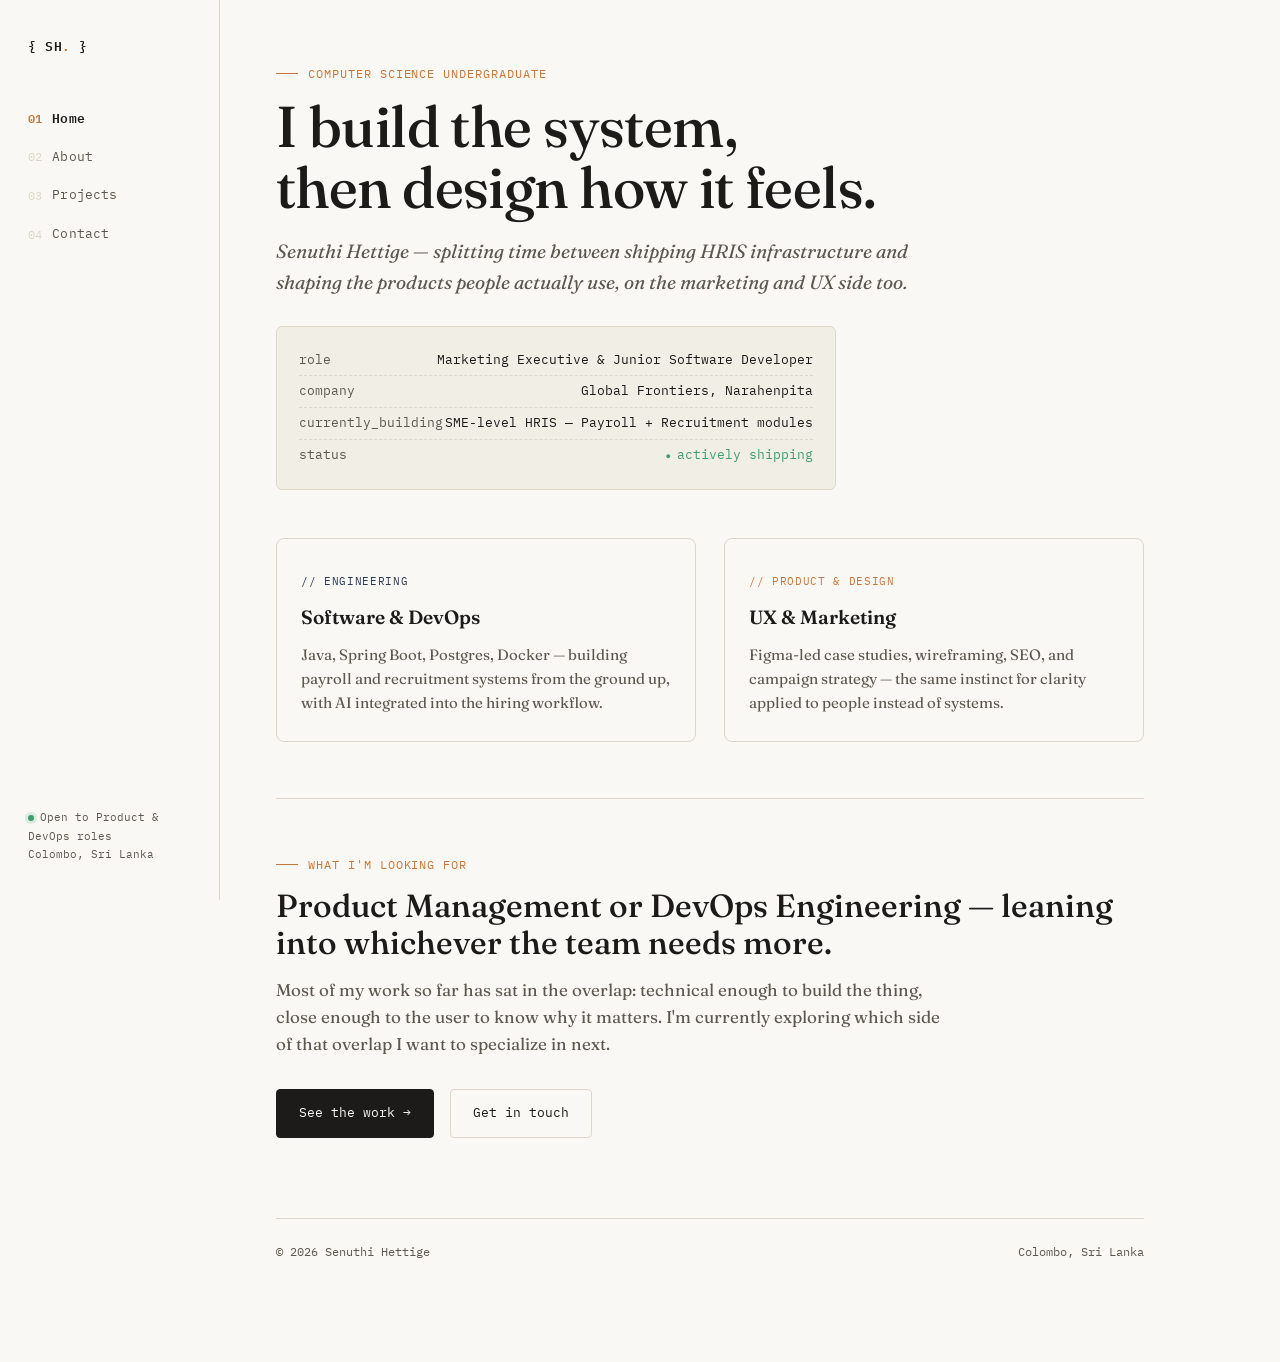
<file: index.html>
<!doctype html>
<html lang="en">
<head>
<meta charset="UTF-8">
<meta name="viewport" content="width=device-width, initial-scale=1.0">
<title>Senuthi Hettige — Software Developer & Product-Minded Engineer</title>
<meta name="description" content="Senuthi Hettige — Computer Science undergraduate building at the intersection of software engineering, product design, and DevOps.">
<link rel="stylesheet" href="style.css">
</head>
<body>

<div class="mobile-bar">
  <a href="index.html" class="mark">{ SH<span>.</span> }</a>
  <button class="mobile-toggle" aria-expanded="false">Menu</button>
</div>
<div class="mobile-menu">
  <a href="index.html" class="active">Home</a>
  <a href="about.html">About</a>
  <a href="projects.html">Projects</a>
  <a href="contact.html">Contact</a>
</div>

<div class="shell">
  <aside class="rail">
    <div class="rail-top">
      <a href="index.html" class="mark">{ SH<span>.</span> }</a>
      <nav class="rail-nav">
        <a href="index.html" class="active"><span class="idx">01</span> Home</a>
        <a href="about.html"><span class="idx">02</span> About</a>
        <a href="projects.html"><span class="idx">03</span> Projects</a>
        <a href="contact.html"><span class="idx">04</span> Contact</a>
      </nav>
    </div>
    <div class="rail-bottom">
      <span class="status-dot"></span>Open to Product &amp; DevOps roles<br>
      Colombo, Sri Lanka
    </div>
  </aside>

  <main class="main">
    <p class="eyebrow">Computer Science Undergraduate</p>
    <h1>I build the system,<br>then design how it feels.</h1>
    <p class="lede">Senuthi Hettige — splitting time between shipping HRIS infrastructure and shaping the products people actually use, on the marketing and UX side too.</p>

    <div class="status-block">
      <div class="row"><span class="k">role</span><span class="v">Marketing Executive &amp; Junior Software Developer</span></div>
      <div class="row"><span class="k">company</span><span class="v">Global Frontiers, Narahenpita</span></div>
      <div class="row"><span class="k">currently_building</span><span class="v">SME-level HRIS — Payroll + Recruitment modules</span></div>
      <div class="row"><span class="k">status</span><span class="v live">actively shipping</span></div>
    </div>

    <div class="dual">
      <div class="dual-card eng">
        <span class="tag-label">// engineering</span>
        <h3>Software &amp; DevOps</h3>
        <p>Java, Spring Boot, Postgres, Docker — building payroll and recruitment systems from the ground up, with AI integrated into the hiring workflow.</p>
      </div>
      <div class="dual-card design">
        <span class="tag-label">// product &amp; design</span>
        <h3>UX &amp; Marketing</h3>
        <p>Figma-led case studies, wireframing, SEO, and campaign strategy — the same instinct for clarity applied to people instead of systems.</p>
      </div>
    </div>

    <hr class="divider">

    <p class="eyebrow">What I'm looking for</p>
    <h2>Product Management or DevOps Engineering — leaning into whichever the team needs more.</h2>
    <p style="color:var(--ink-soft); max-width:62ch;">Most of my work so far has sat in the overlap: technical enough to build the thing, close enough to the user to know why it matters. I'm currently exploring which side of that overlap I want to specialize in next.</p>

    <p style="margin-top:32px;">
      <a href="projects.html" class="btn">See the work →</a>
      &nbsp;&nbsp;
      <a href="contact.html" class="btn ghost">Get in touch</a>
    </p>

    <footer class="site-footer">
      <span>© 2026 Senuthi Hettige</span>
      <span>Colombo, Sri Lanka</span>
    </footer>
  </main>
</div>

<script src="nav.js"></script>
</body>
</html>
</file>
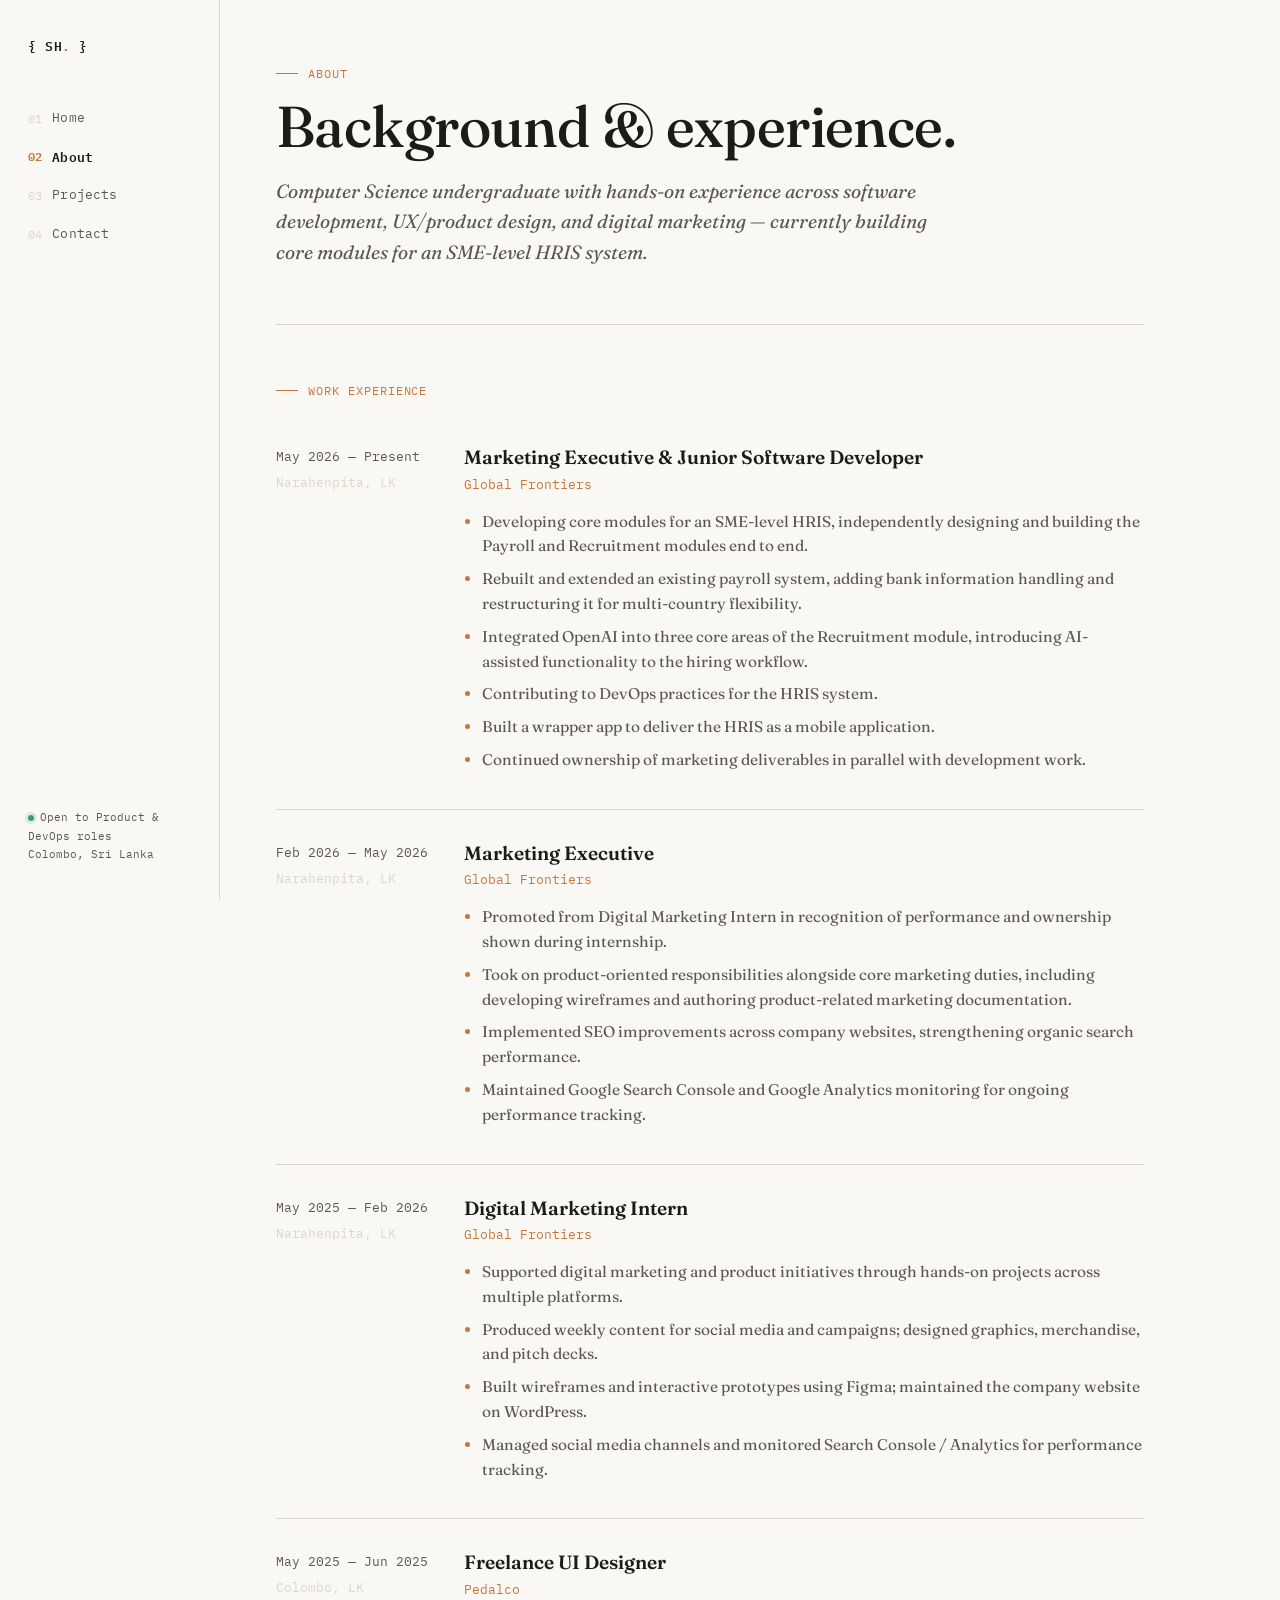
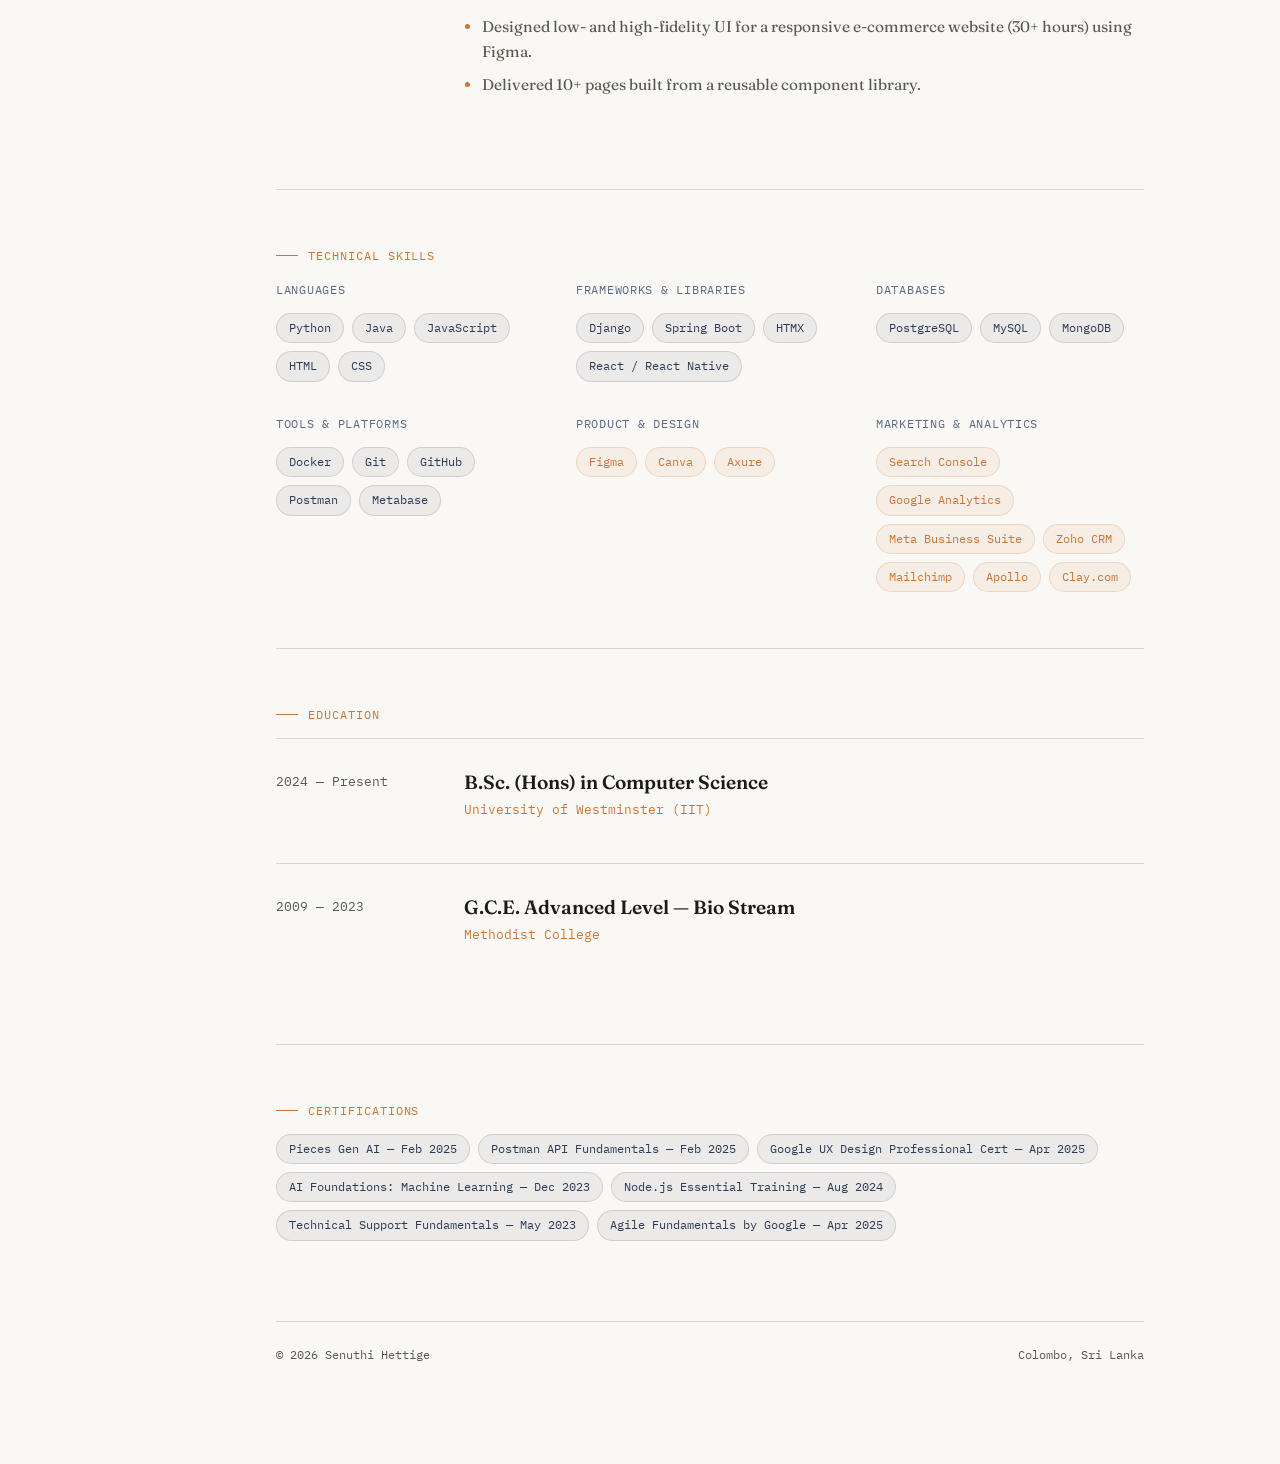
<file: about.html>
<!doctype html>
<html lang="en">
<head>
<meta charset="UTF-8">
<meta name="viewport" content="width=device-width, initial-scale=1.0">
<title>About — Senuthi Hettige</title>
<meta name="description" content="Background, work experience, and technical skills of Senuthi Hettige.">
<link rel="stylesheet" href="style.css">
</head>
<body>

<div class="mobile-bar">
  <a href="index.html" class="mark">{ SH<span>.</span> }</a>
  <button class="mobile-toggle" aria-expanded="false">Menu</button>
</div>
<div class="mobile-menu">
  <a href="index.html">Home</a>
  <a href="about.html" class="active">About</a>
  <a href="projects.html">Projects</a>
  <a href="contact.html">Contact</a>
</div>

<div class="shell">
  <aside class="rail">
    <div class="rail-top">
      <a href="index.html" class="mark">{ SH<span>.</span> }</a>
      <nav class="rail-nav">
        <a href="index.html"><span class="idx">01</span> Home</a>
        <a href="about.html" class="active"><span class="idx">02</span> About</a>
        <a href="projects.html"><span class="idx">03</span> Projects</a>
        <a href="contact.html"><span class="idx">04</span> Contact</a>
      </nav>
    </div>
    <div class="rail-bottom">
      <span class="status-dot"></span>Open to Product &amp; DevOps roles<br>
      Colombo, Sri Lanka
    </div>
  </aside>

  <main class="main">
    <p class="eyebrow">About</p>
    <h1>Background &amp; experience.</h1>
    <p class="lede">Computer Science undergraduate with hands-on experience across software development, UX/product design, and digital marketing — currently building core modules for an SME-level HRIS system.</p>

    <hr class="divider">

    <p class="eyebrow">Work Experience</p>

    <div class="timeline-item">
      <div class="timeline-date">May 2026 — Present<span class="loc">Narahenpita, LK</span></div>
      <div class="timeline-role">
        <h3>Marketing Executive &amp; Junior Software Developer</h3>
        <span class="company">Global Frontiers</span>
        <ul>
          <li>Developing core modules for an SME-level HRIS, independently designing and building the Payroll and Recruitment modules end to end.</li>
          <li>Rebuilt and extended an existing payroll system, adding bank information handling and restructuring it for multi-country flexibility.</li>
          <li>Integrated OpenAI into three core areas of the Recruitment module, introducing AI-assisted functionality to the hiring workflow.</li>
          <li>Contributing to DevOps practices for the HRIS system.</li>
          <li>Built a wrapper app to deliver the HRIS as a mobile application.</li>
          <li>Continued ownership of marketing deliverables in parallel with development work.</li>
        </ul>
      </div>
    </div>

    <div class="timeline-item">
      <div class="timeline-date">Feb 2026 — May 2026<span class="loc">Narahenpita, LK</span></div>
      <div class="timeline-role">
        <h3>Marketing Executive</h3>
        <span class="company">Global Frontiers</span>
        <ul>
          <li>Promoted from Digital Marketing Intern in recognition of performance and ownership shown during internship.</li>
          <li>Took on product-oriented responsibilities alongside core marketing duties, including developing wireframes and authoring product-related marketing documentation.</li>
          <li>Implemented SEO improvements across company websites, strengthening organic search performance.</li>
          <li>Maintained Google Search Console and Google Analytics monitoring for ongoing performance tracking.</li>
        </ul>
      </div>
    </div>

    <div class="timeline-item">
      <div class="timeline-date">May 2025 — Feb 2026<span class="loc">Narahenpita, LK</span></div>
      <div class="timeline-role">
        <h3>Digital Marketing Intern</h3>
        <span class="company">Global Frontiers</span>
        <ul>
          <li>Supported digital marketing and product initiatives through hands-on projects across multiple platforms.</li>
          <li>Produced weekly content for social media and campaigns; designed graphics, merchandise, and pitch decks.</li>
          <li>Built wireframes and interactive prototypes using Figma; maintained the company website on WordPress.</li>
          <li>Managed social media channels and monitored Search Console / Analytics for performance tracking.</li>
        </ul>
      </div>
    </div>

    <div class="timeline-item">
      <div class="timeline-date">May 2025 — Jun 2025<span class="loc">Colombo, LK</span></div>
      <div class="timeline-role">
        <h3>Freelance UI Designer</h3>
        <span class="company">Pedalco</span>
        <ul>
          <li>Designed low- and high-fidelity UI for a responsive e-commerce website (30+ hours) using Figma.</li>
          <li>Delivered 10+ pages built from a reusable component library.</li>
        </ul>
      </div>
    </div>

    <hr class="divider">

    <p class="eyebrow">Technical Skills</p>
    <div class="skills-grid">
      <div class="skill-group">
        <span class="label">Languages</span>
        <div class="tags">
          <span class="tag">Python</span><span class="tag">Java</span><span class="tag">JavaScript</span><span class="tag">HTML</span><span class="tag">CSS</span>
        </div>
      </div>
      <div class="skill-group">
        <span class="label">Frameworks &amp; Libraries</span>
        <div class="tags">
          <span class="tag">Django</span><span class="tag">Spring Boot</span><span class="tag">HTMX</span><span class="tag">React / React Native</span>
        </div>
      </div>
      <div class="skill-group">
        <span class="label">Databases</span>
        <div class="tags">
          <span class="tag">PostgreSQL</span><span class="tag">MySQL</span><span class="tag">MongoDB</span>
        </div>
      </div>
      <div class="skill-group">
        <span class="label">Tools &amp; Platforms</span>
        <div class="tags">
          <span class="tag">Docker</span><span class="tag">Git</span><span class="tag">GitHub</span><span class="tag">Postman</span><span class="tag">Metabase</span>
        </div>
      </div>
      <div class="skill-group">
        <span class="label">Product &amp; Design</span>
        <div class="tags">
          <span class="tag clay">Figma</span><span class="tag clay">Canva</span><span class="tag clay">Axure</span>
        </div>
      </div>
      <div class="skill-group">
        <span class="label">Marketing &amp; Analytics</span>
        <div class="tags">
          <span class="tag clay">Search Console</span><span class="tag clay">Google Analytics</span><span class="tag clay">Meta Business Suite</span><span class="tag clay">Zoho CRM</span><span class="tag clay">Mailchimp</span><span class="tag clay">Apollo</span><span class="tag clay">Clay.com</span>
        </div>
      </div>
    </div>

    <hr class="divider">

    <p class="eyebrow">Education</p>
    <div class="timeline-item">
      <div class="timeline-date">2024 — Present</div>
      <div class="timeline-role">
        <h3>B.Sc. (Hons) in Computer Science</h3>
        <span class="company">University of Westminster (IIT)</span>
      </div>
    </div>
    <div class="timeline-item">
      <div class="timeline-date">2009 — 2023</div>
      <div class="timeline-role">
        <h3>G.C.E. Advanced Level — Bio Stream</h3>
        <span class="company">Methodist College</span>
      </div>
    </div>

    <hr class="divider">

    <p class="eyebrow">Certifications</p>
    <div class="tags" style="margin-bottom:48px;">
      <span class="tag">Pieces Gen AI — Feb 2025</span>
      <span class="tag">Postman API Fundamentals — Feb 2025</span>
      <span class="tag">Google UX Design Professional Cert — Apr 2025</span>
      <span class="tag">AI Foundations: Machine Learning — Dec 2023</span>
      <span class="tag">Node.js Essential Training — Aug 2024</span>
      <span class="tag">Technical Support Fundamentals — May 2023</span>
      <span class="tag">Agile Fundamentals by Google — Apr 2025</span>
    </div>

    <footer class="site-footer">
      <span>© 2026 Senuthi Hettige</span>
      <span>Colombo, Sri Lanka</span>
    </footer>
  </main>
</div>

<script src="nav.js"></script>
</body>
</html>
</file>
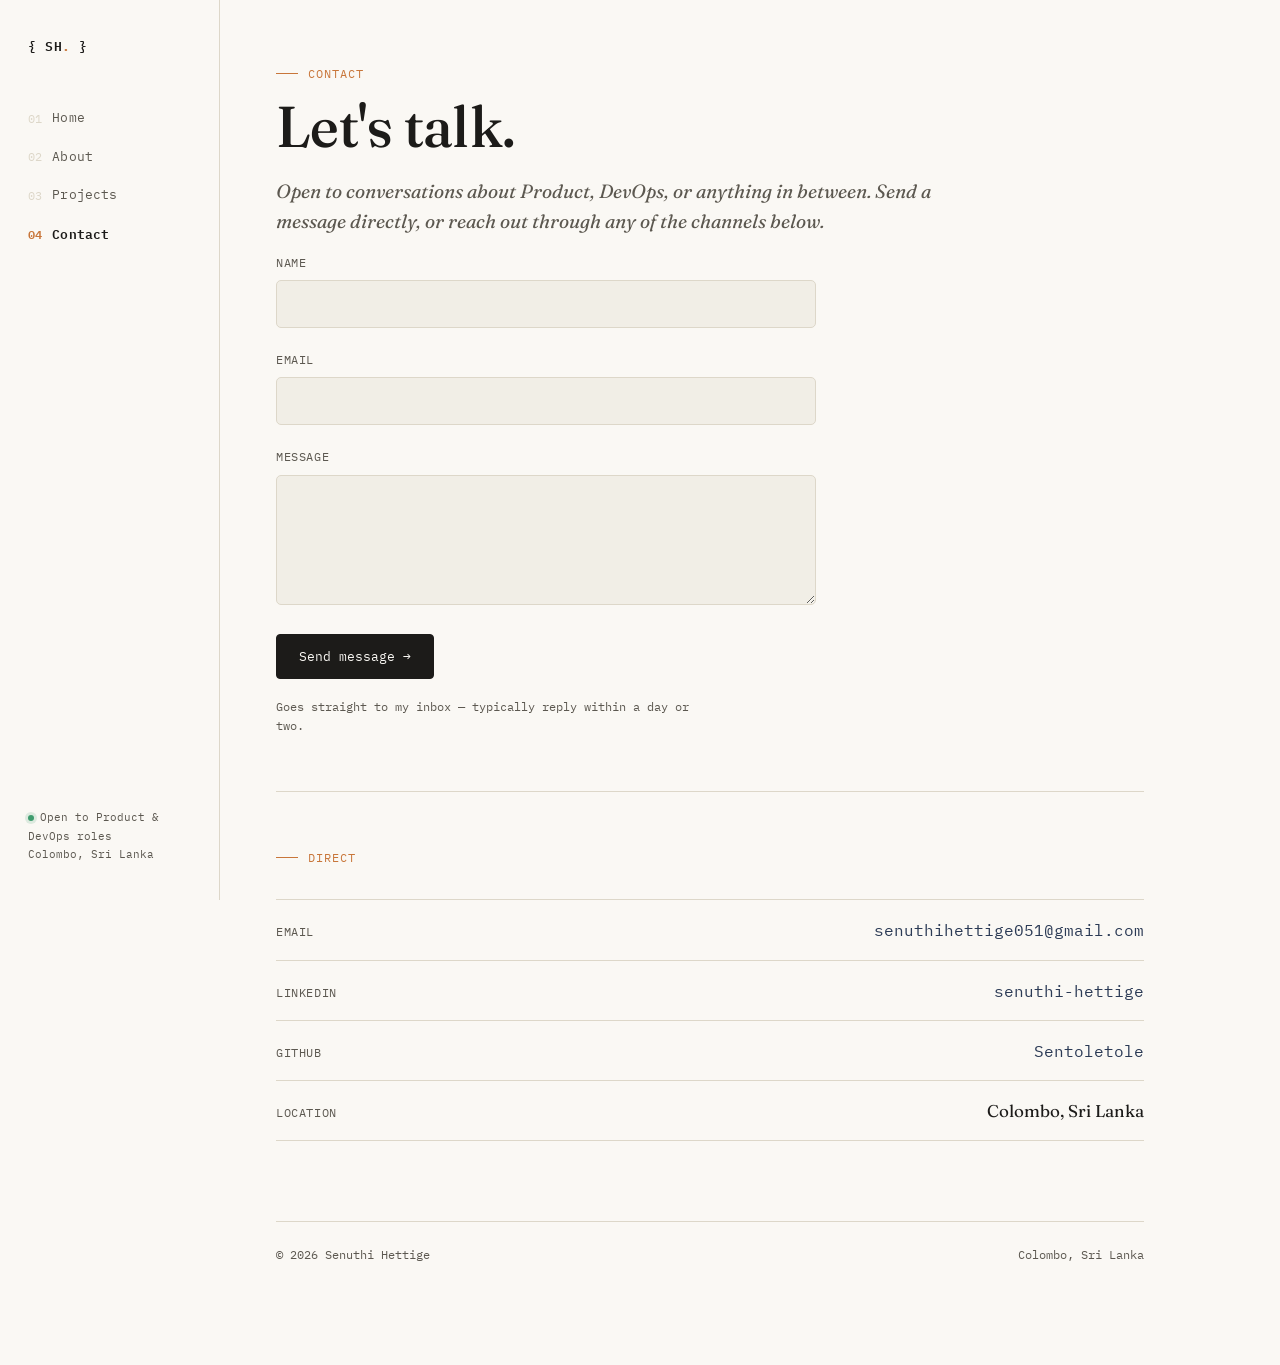
<file: contact.html>
<!doctype html>
<html lang="en">
<head>
<meta charset="UTF-8">
<meta name="viewport" content="width=device-width, initial-scale=1.0">
<title>Contact — Senuthi Hettige</title>
<meta name="description" content="Get in touch with Senuthi Hettige.">
<link rel="stylesheet" href="style.css">
</head>
<body>

<div class="mobile-bar">
  <a href="index.html" class="mark">{ SH<span>.</span> }</a>
  <button class="mobile-toggle" aria-expanded="false">Menu</button>
</div>
<div class="mobile-menu">
  <a href="index.html">Home</a>
  <a href="about.html">About</a>
  <a href="projects.html">Projects</a>
  <a href="contact.html" class="active">Contact</a>
</div>

<div class="shell">
  <aside class="rail">
    <div class="rail-top">
      <a href="index.html" class="mark">{ SH<span>.</span> }</a>
      <nav class="rail-nav">
        <a href="index.html"><span class="idx">01</span> Home</a>
        <a href="about.html"><span class="idx">02</span> About</a>
        <a href="projects.html"><span class="idx">03</span> Projects</a>
        <a href="contact.html" class="active"><span class="idx">04</span> Contact</a>
      </nav>
    </div>
    <div class="rail-bottom">
      <span class="status-dot"></span>Open to Product &amp; DevOps roles<br>
      Colombo, Sri Lanka
    </div>
  </aside>

  <main class="main">
    <p class="eyebrow">Contact</p>
    <h1>Let's talk.</h1>
    <p class="lede">Open to conversations about Product, DevOps, or anything in between. Send a message directly, or reach out through any of the channels below.</p>

    <div class="form-wrap">
      <form name="contact" method="POST" data-netlify="true" netlify-honeypot="bot-field" id="contact-form">
        <input type="hidden" name="form-name" value="contact">
        <p style="position:absolute; left:-9999px;">
          <label>Don't fill this out if you're human: <input name="bot-field"></label>
        </p>

        <div class="field">
          <label for="name">Name</label>
          <input type="text" id="name" name="name" required>
        </div>

        <div class="field">
          <label for="email">Email</label>
          <input type="email" id="email" name="email" required>
        </div>

        <div class="field">
          <label for="message">Message</label>
          <textarea id="message" name="message" required></textarea>
        </div>

        <button type="submit" class="btn">Send message →</button>
        <p class="form-note">Goes straight to my inbox — typically reply within a day or two.</p>
      </form>
      <div class="form-success" id="form-success">Message sent — thanks for reaching out. I'll get back to you soon.</div>
    </div>

    <hr class="divider">

    <p class="eyebrow">Direct</p>
    <div class="contact-rows">
      <div class="contact-row">
        <span class="k">Email</span>
        <span class="v"><a href="mailto:senuthihettige051@gmail.com" class="text-link">senuthihettige051@gmail.com</a></span>
      </div>
      <div class="contact-row">
        <span class="k">LinkedIn</span>
        <span class="v"><a href="https://www.linkedin.com/in/senuthi-hettige-9011772b1/?skipRedirect=true" class="text-link" target="_blank" rel="noopener">senuthi-hettige</a></span>
      </div>
      <div class="contact-row">
        <span class="k">GitHub</span>
        <span class="v"><a href="https://github.com/Sentoletole" class="text-link" target="_blank" rel="noopener">Sentoletole</a></span>
      </div>
      <div class="contact-row">
        <span class="k">Location</span>
        <span class="v">Colombo, Sri Lanka</span>
      </div>
    </div>

    <footer class="site-footer">
      <span>© 2026 Senuthi Hettige</span>
      <span>Colombo, Sri Lanka</span>
    </footer>
  </main>
</div>

<script src="nav.js"></script>

<!-- Hidden static duplicate so Netlify's build-time form parser detects this form.
     This form is never shown or submitted directly — the visible form above
     is submitted via fetch(). Both share name="contact" and identical fields. -->
<form name="contact" data-netlify="true" netlify-honeypot="bot-field" hidden>
  <input type="text" name="name">
  <input type="email" name="email">
  <textarea name="message"></textarea>
  <input name="bot-field">
</form>

<script>
  // Netlify AJAX form submit so the success state shows without a page reload
  document.getElementById('contact-form').addEventListener('submit', function (e) {
    e.preventDefault();
    var form = e.target;
    var data = new FormData(form);
    fetch('/', {
      method: 'POST',
      headers: { 'Content-Type': 'application/x-www-form-urlencoded' },
      body: new URLSearchParams(data).toString()
    })
      .then(function () {
        form.style.display = 'none';
        document.getElementById('form-success').classList.add('show');
      })
      .catch(function () {
        alert('Something went wrong sending that — please email directly instead.');
      });
  });
</script>
</body>
</html>
</file>
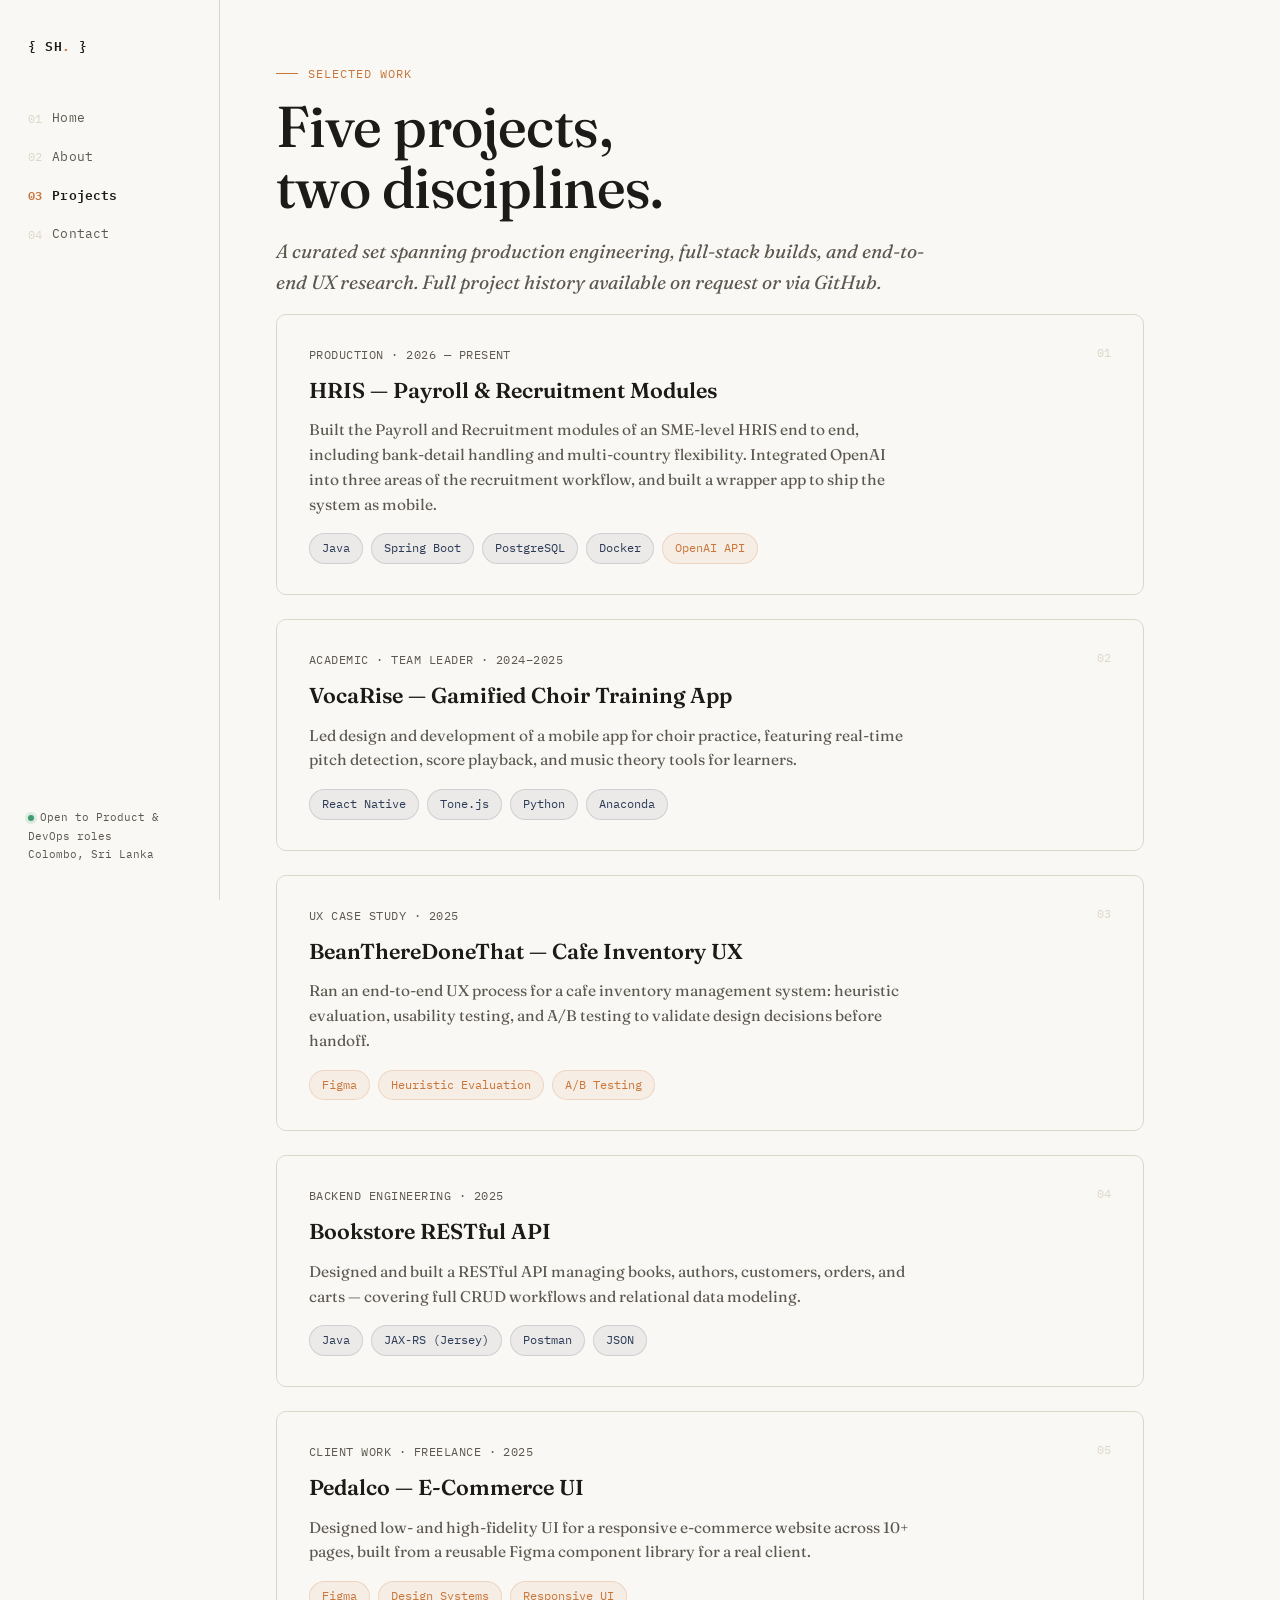
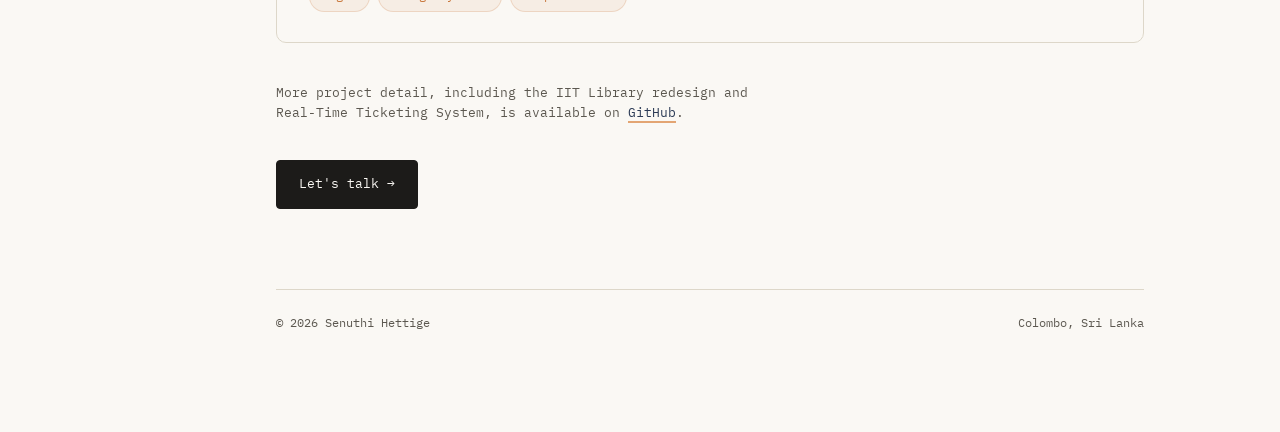
<file: projects.html>
<!doctype html>
<html lang="en">
<head>
<meta charset="UTF-8">
<meta name="viewport" content="width=device-width, initial-scale=1.0">
<title>Projects — Senuthi Hettige</title>
<meta name="description" content="Selected projects by Senuthi Hettige spanning software engineering, UX design, and product work.">
<link rel="stylesheet" href="style.css">
</head>
<body>

<div class="mobile-bar">
  <a href="index.html" class="mark">{ SH<span>.</span> }</a>
  <button class="mobile-toggle" aria-expanded="false">Menu</button>
</div>
<div class="mobile-menu">
  <a href="index.html">Home</a>
  <a href="about.html">About</a>
  <a href="projects.html" class="active">Projects</a>
  <a href="contact.html">Contact</a>
</div>

<div class="shell">
  <aside class="rail">
    <div class="rail-top">
      <a href="index.html" class="mark">{ SH<span>.</span> }</a>
      <nav class="rail-nav">
        <a href="index.html"><span class="idx">01</span> Home</a>
        <a href="about.html"><span class="idx">02</span> About</a>
        <a href="projects.html" class="active"><span class="idx">03</span> Projects</a>
        <a href="contact.html"><span class="idx">04</span> Contact</a>
      </nav>
    </div>
    <div class="rail-bottom">
      <span class="status-dot"></span>Open to Product &amp; DevOps roles<br>
      Colombo, Sri Lanka
    </div>
  </aside>

  <main class="main">
    <p class="eyebrow">Selected Work</p>
    <h1>Five projects,<br>two disciplines.</h1>
    <p class="lede">A curated set spanning production engineering, full-stack builds, and end-to-end UX research. Full project history available on request or via GitHub.</p>

    <div class="projects-grid">

      <div class="proj-card">
        <span class="proj-num">01</span>
        <div class="proj-meta">Production · 2026 — Present</div>
        <h3>HRIS — Payroll &amp; Recruitment Modules</h3>
        <p>Built the Payroll and Recruitment modules of an SME-level HRIS end to end, including bank-detail handling and multi-country flexibility. Integrated OpenAI into three areas of the recruitment workflow, and built a wrapper app to ship the system as mobile.</p>
        <div class="tags">
          <span class="tag">Java</span><span class="tag">Spring Boot</span><span class="tag">PostgreSQL</span><span class="tag">Docker</span><span class="tag clay">OpenAI API</span>
        </div>
      </div>

      <div class="proj-card">
        <span class="proj-num">02</span>
        <div class="proj-meta">Academic · Team Leader · 2024–2025</div>
        <h3>VocaRise — Gamified Choir Training App</h3>
        <p>Led design and development of a mobile app for choir practice, featuring real-time pitch detection, score playback, and music theory tools for learners.</p>
        <div class="tags">
          <span class="tag">React Native</span><span class="tag">Tone.js</span><span class="tag">Python</span><span class="tag">Anaconda</span>
        </div>
      </div>

      <div class="proj-card">
        <span class="proj-num">03</span>
        <div class="proj-meta">UX Case Study · 2025</div>
        <h3>BeanThereDoneThat — Cafe Inventory UX</h3>
        <p>Ran an end-to-end UX process for a cafe inventory management system: heuristic evaluation, usability testing, and A/B testing to validate design decisions before handoff.</p>
        <div class="tags">
          <span class="tag clay">Figma</span><span class="tag clay">Heuristic Evaluation</span><span class="tag clay">A/B Testing</span>
        </div>
      </div>

      <div class="proj-card">
        <span class="proj-num">04</span>
        <div class="proj-meta">Backend Engineering · 2025</div>
        <h3>Bookstore RESTful API</h3>
        <p>Designed and built a RESTful API managing books, authors, customers, orders, and carts — covering full CRUD workflows and relational data modeling.</p>
        <div class="tags">
          <span class="tag">Java</span><span class="tag">JAX-RS (Jersey)</span><span class="tag">Postman</span><span class="tag">JSON</span>
        </div>
      </div>

      <div class="proj-card">
        <span class="proj-num">05</span>
        <div class="proj-meta">Client Work · Freelance · 2025</div>
        <h3>Pedalco — E-Commerce UI</h3>
        <p>Designed low- and high-fidelity UI for a responsive e-commerce website across 10+ pages, built from a reusable Figma component library for a real client.</p>
        <div class="tags">
          <span class="tag clay">Figma</span><span class="tag clay">Design Systems</span><span class="tag clay">Responsive UI</span>
        </div>
      </div>

    </div>

    <p style="margin-top:40px; color:var(--ink-soft); font-family:var(--mono); font-size:13px;">
      More project detail, including the IIT Library redesign and Real-Time Ticketing System, is available on <a href="https://github.com/Sentoletole" class="text-link" target="_blank" rel="noopener">GitHub</a>.
    </p>

    <p style="margin-top:36px;">
      <a href="contact.html" class="btn">Let's talk →</a>
    </p>

    <footer class="site-footer">
      <span>© 2026 Senuthi Hettige</span>
      <span>Colombo, Sri Lanka</span>
    </footer>
  </main>
</div>

<script src="nav.js"></script>
</body>
</html>
</file>
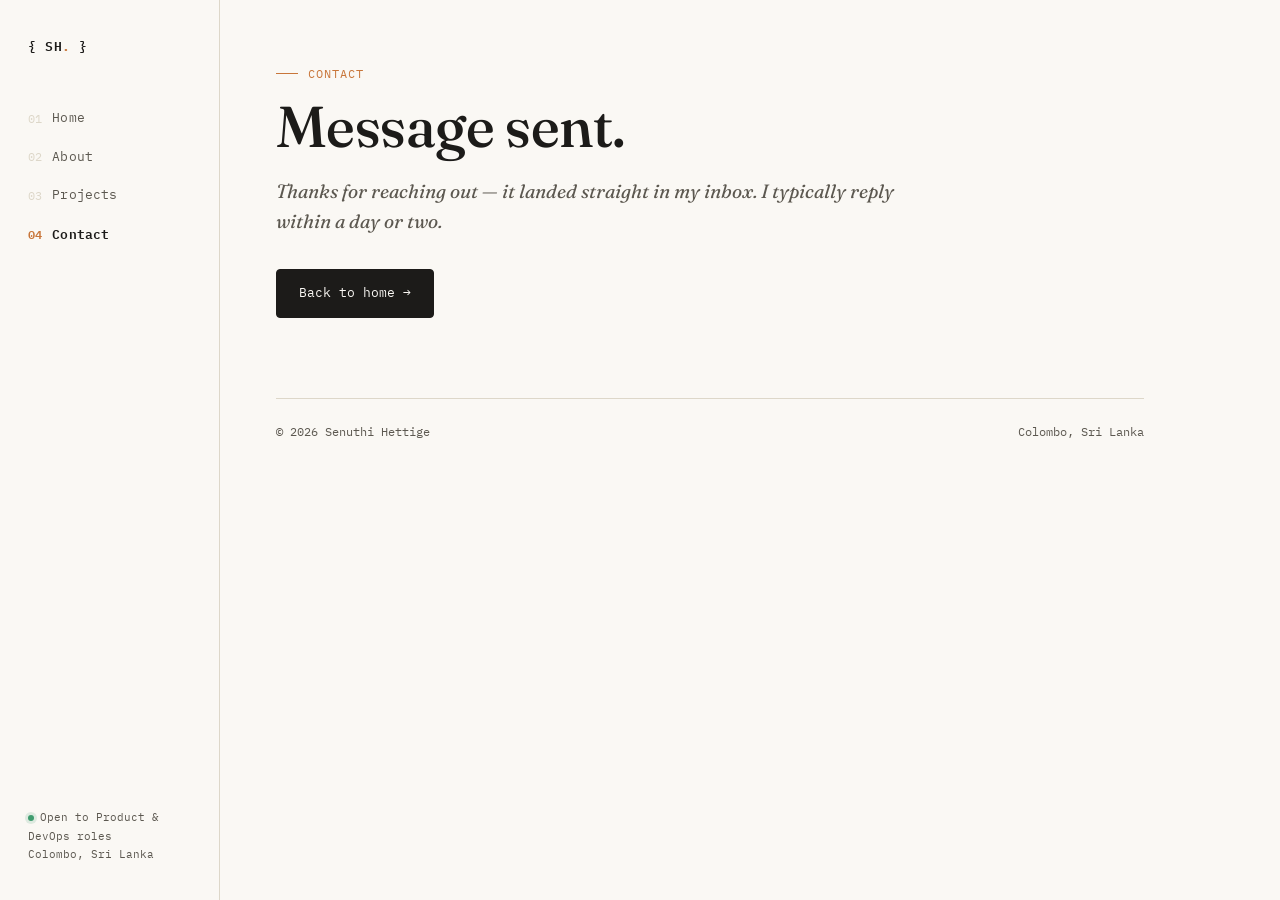
<file: thanks.html>
<!doctype html>
<html lang="en">
<head>
<meta charset="UTF-8">
<meta name="viewport" content="width=device-width, initial-scale=1.0">
<title>Message Sent — Senuthi Hettige</title>
<meta name="description" content="Thanks for reaching out to Senuthi Hettige.">
<link rel="stylesheet" href="style.css">
</head>
<body>

<div class="mobile-bar">
  <a href="index.html" class="mark">{ SH<span>.</span> }</a>
  <button class="mobile-toggle" aria-expanded="false">Menu</button>
</div>
<div class="mobile-menu">
  <a href="index.html">Home</a>
  <a href="about.html">About</a>
  <a href="projects.html">Projects</a>
  <a href="contact.html">Contact</a>
</div>

<div class="shell">
  <aside class="rail">
    <div class="rail-top">
      <a href="index.html" class="mark">{ SH<span>.</span> }</a>
      <nav class="rail-nav">
        <a href="index.html"><span class="idx">01</span> Home</a>
        <a href="about.html"><span class="idx">02</span> About</a>
        <a href="projects.html"><span class="idx">03</span> Projects</a>
        <a href="contact.html" class="active"><span class="idx">04</span> Contact</a>
      </nav>
    </div>
    <div class="rail-bottom">
      <span class="status-dot"></span>Open to Product &amp; DevOps roles<br>
      Colombo, Sri Lanka
    </div>
  </aside>

  <main class="main">
    <p class="eyebrow">Contact</p>
    <h1>Message sent.</h1>
    <p class="lede">Thanks for reaching out — it landed straight in my inbox. I typically reply within a day or two.</p>

    <p style="margin-top:32px;">
      <a href="index.html" class="btn">Back to home →</a>
    </p>

    <footer class="site-footer">
      <span>© 2026 Senuthi Hettige</span>
      <span>Colombo, Sri Lanka</span>
    </footer>
  </main>
</div>

<script src="nav.js"></script>
</body>
</html>
</file>
<file: style.css>
/* ===========================================================
   SENUTHI HETTIGE — PORTFOLIO DESIGN SYSTEM
   Concept: the bridge between structured engineering and
   human-centered design/marketing. Mono = system, Serif = story.
   =========================================================== */

@import url('https://fonts.googleapis.com/css2?family=Fraunces:ital,opsz,wght@0,9..144,300;0,9..144,400;0,9..144,500;0,9..144,600;1,9..144,400;1,9..144,500&family=IBM+Plex+Mono:wght@400;500;600&display=swap');

:root{
  --paper: #FAF8F4;
  --paper-dim: #F1EEE6;
  --ink: #1C1B19;
  --ink-soft: #5C5850;
  --navy: #2B3A55;
  --navy-soft: #5A6A88;
  --clay: #C8763A;
  --clay-soft: #E3A573;
  --line: #DDD7C9;

  --serif: 'Fraunces', 'Iowan Old Style', serif;
  --mono: 'IBM Plex Mono', 'SF Mono', monospace;

  --rail-w: 220px;
  --content-max: 760px;
}

*{ box-sizing: border-box; }

html{ scroll-behavior: smooth; }

body{
  margin:0;
  background: var(--paper);
  color: var(--ink);
  font-family: var(--serif);
  font-size: 17px;
  line-height: 1.6;
  -webkit-font-smoothing: antialiased;
}

a{ color: inherit; }

::selection{ background: var(--clay-soft); color: var(--ink); }

/* ---------- focus visibility ---------- */
a:focus-visible, button:focus-visible, input:focus-visible, textarea:focus-visible{
  outline: 2px solid var(--clay);
  outline-offset: 3px;
}

/* ---------- layout shell ---------- */
.shell{
  display: flex;
  min-height: 100vh;
}

.rail{
  position: sticky;
  top: 0;
  height: 100vh;
  flex: 0 0 var(--rail-w);
  width: var(--rail-w);
  border-right: 1px solid var(--line);
  padding: 36px 28px;
  display: flex;
  flex-direction: column;
  justify-content: space-between;
}

.rail-top .mark{
  font-family: var(--mono);
  font-size: 13px;
  font-weight: 600;
  letter-spacing: 0.04em;
  text-decoration: none;
  display: block;
  margin-bottom: 44px;
  color: var(--ink);
}
.rail-top .mark span{ color: var(--clay); }

.rail-nav{
  display: flex;
  flex-direction: column;
  gap: 4px;
}

.rail-nav a{
  font-family: var(--mono);
  font-size: 13px;
  text-decoration: none;
  color: var(--ink-soft);
  padding: 7px 0;
  display: flex;
  align-items: center;
  gap: 10px;
  letter-spacing: 0.01em;
  transition: color 0.15s ease;
}
.rail-nav a .idx{
  color: var(--line);
  font-size: 12px;
}
.rail-nav a:hover{ color: var(--navy); }
.rail-nav a.active{ color: var(--ink); font-weight: 600; }
.rail-nav a.active .idx{ color: var(--clay); }

.rail-bottom{
  font-family: var(--mono);
  font-size: 11px;
  color: var(--ink-soft);
  line-height: 1.7;
}
.rail-bottom .status-dot{
  display: inline-block;
  width: 6px; height: 6px;
  border-radius: 50%;
  background: #3F9C6E;
  margin-right: 6px;
  box-shadow: 0 0 0 3px rgba(63,156,110,0.15);
}

.main{
  flex: 1 1 auto;
  min-width: 0;
  padding: 64px 56px 100px;
  max-width: 980px;
}

/* ---------- mobile nav ---------- */
.mobile-bar{
  display: none;
  position: sticky;
  top: 0;
  z-index: 50;
  background: var(--paper);
  border-bottom: 1px solid var(--line);
  padding: 16px 20px;
  align-items: center;
  justify-content: space-between;
}
.mobile-bar .mark{
  font-family: var(--mono);
  font-size: 13px;
  font-weight: 600;
  text-decoration: none;
  color: var(--ink);
}
.mobile-bar .mark span{ color: var(--clay); }
.mobile-toggle{
  font-family: var(--mono);
  font-size: 12px;
  background: none;
  border: 1px solid var(--line);
  border-radius: 4px;
  padding: 8px 12px;
  cursor: pointer;
  color: var(--ink);
}
.mobile-menu{
  display: none;
  flex-direction: column;
  background: var(--paper);
  border-bottom: 1px solid var(--line);
  padding: 8px 20px 20px;
}
.mobile-menu.open{ display: flex; }
.mobile-menu a{
  font-family: var(--mono);
  font-size: 14px;
  text-decoration: none;
  color: var(--ink-soft);
  padding: 12px 0;
  border-bottom: 1px solid var(--line);
}
.mobile-menu a.active{ color: var(--clay); font-weight: 600; }

/* ---------- eyebrow / labels ---------- */
.eyebrow{
  font-family: var(--mono);
  font-size: 12px;
  letter-spacing: 0.08em;
  text-transform: uppercase;
  color: var(--clay);
  margin: 0 0 14px;
  display: flex;
  align-items: center;
  gap: 10px;
}
.eyebrow::before{
  content: '';
  width: 22px;
  height: 1px;
  background: var(--clay);
}

/* ---------- headings ---------- */
h1{
  font-family: var(--serif);
  font-weight: 500;
  font-size: clamp(2.4rem, 4.5vw, 3.6rem);
  line-height: 1.05;
  margin: 0 0 18px;
  letter-spacing: -0.01em;
}
h2{
  font-family: var(--serif);
  font-weight: 500;
  font-size: clamp(1.5rem, 2.6vw, 2rem);
  line-height: 1.15;
  margin: 0 0 14px;
}
h3{
  font-family: var(--serif);
  font-weight: 600;
  font-size: 1.2rem;
  margin: 0 0 8px;
}

p{ margin: 0 0 16px; color: var(--ink); max-width: 60ch; }
.lede{
  font-size: 1.2rem;
  color: var(--ink-soft);
  font-style: italic;
  max-width: 56ch;
}

/* ---------- status readout (signature element) ---------- */
.status-block{
  font-family: var(--mono);
  font-size: 13px;
  border: 1px solid var(--line);
  border-radius: 6px;
  background: var(--paper-dim);
  padding: 18px 22px;
  margin: 28px 0 48px;
  max-width: 560px;
}
.status-block .row{
  display: flex;
  justify-content: space-between;
  padding: 5px 0;
  border-bottom: 1px dashed var(--line);
}
.status-block .row:last-child{ border-bottom: none; }
.status-block .k{ color: var(--ink-soft); }
.status-block .v{ color: var(--ink); text-align: right; }
.status-block .v.live{ color: #3F9C6E; }
.status-block .v.live::before{
  content: '●';
  margin-right: 6px;
  font-size: 9px;
}

/* ---------- section divider ---------- */
.divider{
  border: none;
  border-top: 1px solid var(--line);
  margin: 56px 0;
}

/* ---------- pills / tags ---------- */
.tags{ display: flex; flex-wrap: wrap; gap: 8px; margin: 14px 0 0; }
.tag{
  font-family: var(--mono);
  font-size: 11.5px;
  color: var(--navy);
  background: rgba(43,58,85,0.07);
  border: 1px solid rgba(43,58,85,0.15);
  border-radius: 20px;
  padding: 5px 12px;
}
.tag.clay{
  color: var(--clay);
  background: rgba(200,118,58,0.08);
  border-color: rgba(200,118,58,0.2);
}

/* ---------- buttons / links ---------- */
.btn{
  font-family: var(--mono);
  font-size: 13px;
  display: inline-flex;
  align-items: center;
  gap: 8px;
  text-decoration: none;
  color: var(--paper);
  background: var(--ink);
  padding: 13px 22px;
  border-radius: 4px;
  border: 1px solid var(--ink);
  cursor: pointer;
  transition: transform 0.15s ease, background 0.15s ease;
}
.btn:hover{ background: var(--navy); border-color: var(--navy); transform: translateY(-1px); }
.btn.ghost{
  background: transparent;
  color: var(--ink);
  border: 1px solid var(--line);
}
.btn.ghost:hover{ border-color: var(--ink); background: transparent; transform: translateY(-1px); }

.text-link{
  font-family: var(--mono);
  font-size: 13px;
  color: var(--navy);
  text-decoration: underline;
  text-decoration-color: var(--clay-soft);
  text-underline-offset: 4px;
  text-decoration-thickness: 1.5px;
}
.text-link:hover{ color: var(--clay); }

/* ---------- index list (home: dual discipline) ---------- */
.dual{
  display: flex;
  flex-wrap: wrap;
  gap: 28px;
  margin: 8px 0 48px;
}
.dual-card{
  flex: 1 1 280px;
  border: 1px solid var(--line);
  border-radius: 8px;
  padding: 26px 24px;
  background: var(--paper);
}
.dual-card .tag-label{
  font-family: var(--mono);
  font-size: 11px;
  letter-spacing: 0.06em;
  text-transform: uppercase;
  margin-bottom: 12px;
  display: inline-block;
}
.dual-card.eng .tag-label{ color: var(--navy); }
.dual-card.design .tag-label{ color: var(--clay); }
.dual-card h3{ margin-bottom: 10px; }
.dual-card p{ font-size: 15px; color: var(--ink-soft); margin-bottom: 0; }

/* ---------- timeline (work experience) ---------- */
.timeline-item{
  display: flex;
  gap: 28px;
  padding: 28px 0;
  border-top: 1px solid var(--line);
}
.timeline-item:first-of-type{ border-top: none; }
.timeline-date{
  flex: 0 0 160px;
  width: 160px;
  font-family: var(--mono);
  font-size: 12.5px;
  color: var(--ink-soft);
  padding-top: 4px;
}
.timeline-role{ flex: 1 1 auto; min-width: 0; }
.timeline-date .loc{ display:block; margin-top: 6px; color: var(--line); }
.timeline-role h3{ margin-bottom: 2px; }
.timeline-role .company{
  font-family: var(--mono);
  font-size: 13px;
  color: var(--clay);
  margin-bottom: 14px;
  display: block;
}
.timeline-role ul{
  margin: 0;
  padding-left: 18px;
  color: var(--ink-soft);
}
.timeline-role li{ margin-bottom: 8px; font-size: 15.5px; }
.timeline-role li::marker{ color: var(--clay); }

/* ---------- project cards ---------- */
.projects-grid{
  display: flex;
  flex-direction: column;
  gap: 24px;
  margin-top: 8px;
}
.proj-card{
  border: 1px solid var(--line);
  border-radius: 10px;
  padding: 30px 32px;
  background: var(--paper);
  position: relative;
}
.proj-card .proj-num{
  font-family: var(--mono);
  font-size: 12px;
  color: var(--line);
  position: absolute;
  top: 28px;
  right: 32px;
}
.proj-card .proj-meta{
  font-family: var(--mono);
  font-size: 12px;
  color: var(--ink-soft);
  margin-bottom: 10px;
  text-transform: uppercase;
  letter-spacing: 0.04em;
}
.proj-card h3{ font-size: 1.35rem; margin-bottom: 10px; max-width: 80%; }
.proj-card p{ color: var(--ink-soft); font-size: 15.5px; }

/* ---------- skills grid (about page) ---------- */
.skills-grid{
  display: flex;
  flex-wrap: wrap;
  gap: 32px;
  margin: 8px 0 8px;
}
.skill-group{ flex: 1 1 260px; }
.skill-group .label{
  font-family: var(--mono);
  font-size: 12px;
  text-transform: uppercase;
  letter-spacing: 0.06em;
  color: var(--navy-soft);
  margin-bottom: 10px;
  display: block;
}

/* ---------- contact form ---------- */
.form-wrap{ max-width: 540px; margin-top: 8px; }
.field{ margin-bottom: 22px; }
.field label{
  font-family: var(--mono);
  font-size: 12px;
  text-transform: uppercase;
  letter-spacing: 0.05em;
  color: var(--ink-soft);
  display: block;
  margin-bottom: 8px;
}
.field input, .field textarea{
  width: 100%;
  font-family: var(--serif);
  font-size: 16px;
  background: var(--paper-dim);
  border: 1px solid var(--line);
  border-radius: 5px;
  padding: 13px 14px;
  color: var(--ink);
  resize: vertical;
}
.field textarea{ min-height: 130px; }
.field input:focus, .field textarea:focus{
  outline: none;
  border-color: var(--clay);
  background: var(--paper);
}
.form-note{
  font-family: var(--mono);
  font-size: 12px;
  color: var(--ink-soft);
  margin-top: 18px;
}
.form-success{
  display:none;
  font-family: var(--mono);
  font-size: 14px;
  border: 1px solid #3F9C6E;
  background: rgba(63,156,110,0.08);
  color: #2A6E4B;
  padding: 16px 18px;
  border-radius: 6px;
  margin-top: 8px;
}
.form-success.show{ display:block; }

/* ---------- contact rows (direct) ---------- */
.contact-rows{ margin: 32px 0 0; }
.contact-row{
  display:flex;
  justify-content: space-between;
  align-items: baseline;
  padding: 16px 0;
  border-top: 1px solid var(--line);
}
.contact-rows .contact-row:last-child{ border-bottom: 1px solid var(--line); }
.contact-row .k{
  font-family: var(--mono);
  font-size: 12px;
  text-transform: uppercase;
  letter-spacing: 0.05em;
  color: var(--ink-soft);
}
.contact-row .v a{ text-decoration: none; font-size: 15.5px; }
.contact-row .v a:hover{ color: var(--clay); }

/* ---------- footer ---------- */
.site-footer{
  font-family: var(--mono);
  font-size: 11.5px;
  color: var(--ink-soft);
  margin-top: 80px;
  padding-top: 24px;
  border-top: 1px solid var(--line);
  display: flex;
  justify-content: space-between;
}

/* ---------- responsive ---------- */
@media (max-width: 880px){
  .shell{ flex-direction: column; }
  .rail{ display: none; }
  .mobile-bar{ display: flex; }
  .main{ padding: 36px 22px 70px; max-width: 100%; }
  .dual{ flex-direction: column; }
  .dual-card{ flex-basis: auto; }
  .timeline-item{ flex-direction: column; gap: 10px; }
  .timeline-date{ width: auto; }
  .skills-grid{ flex-direction: column; }
  .skill-group{ flex-basis: auto; }
  .proj-card h3{ max-width: 100%; }
  .site-footer{ flex-direction: column; gap: 6px; }
}

@media (prefers-reduced-motion: reduce){
  *{ scroll-behavior: auto !important; transition: none !important; }
}
</file>
